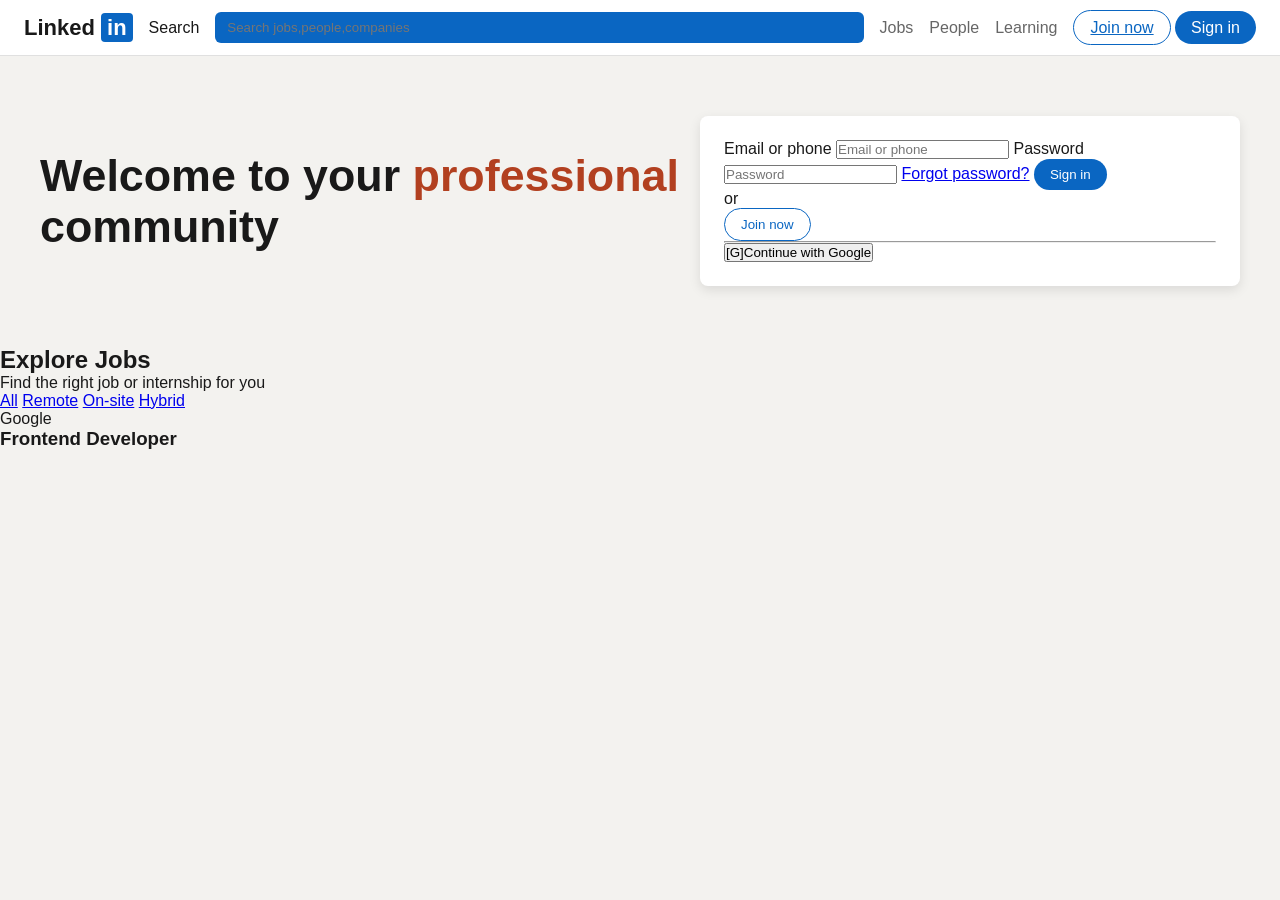
<file: inClass/index.html>
<!DOCTYPE html>
<html lang="en">
<head>
    <meta charset="UTF-8">
    <meta name="viewport" content="width=device-width, initial-scale=1.0">
    <title> LinkedIn Sign-In & Job Board</title>
    <link rel="stylesheet" href="style.css">
</head>
<body>
    <header>
        <nav class="navbar">
            <div class="logo">
                Linked <span class = "logo-box">in</span>
            </div>
            <label for="search" class="visually-hidden">Search</label>
            <input type="search" id="search" placeholder="Search jobs,people,companies">
            <ul class = "nav-links">
                    <li><a href="#">Jobs</a></li>
                    <li><a href="#">People</a></li>
                    <li><a href="#">Learning</a></li>
            </ul>
            <div class="auth">
                <a href="#" class="btn-outline">Join now</a>
                <a href="#" class="btn-primary">Sign in</a>
            </div>
        </nav>
    </header>
    <main>
        <section id = hero>
            <div class="hero-text">
                <h1>Welcome to your <span class="highlight">professional</span> community</h1>
            </div>
            <div class="hero-form">
                <form>
                    <label for="email">Email or phone</label>
                    <input type="email" id="email" placeholder="Email or phone" />

                    <label for="password">Password</label>
                    <input type="password" id="password" placeholder="Password" />

                    <a href="#" class="forgot">Forgot password?</a>

                    <button class="btn-primary">Sign in</button>

                    <div class = divider>or</div>

                    <button class="btn-outline">Join now</button>

                    <hr />

                    <button class="btn-social"><span>[G]</span>Continue with Google</button>
                </form>
            </div>
        </section>
        <section id = "jobs" class = "section">
                <h2>Explore Jobs</h2>
                <p class="subtitle">Find the right job or internship for you</p>
                <div class = "filters">
                    <a href="#" class="filter-btn-active">All</a>
                    <a href="#" class="filter-btn">Remote</a>
                    <a href="#" class="filter-btn">On-site</a>
                    <a href="#" class="filter-btn">Hybrid</a>
                </div>

            <div class="jobs-grid">
                <article class="job">
                    <span class = "company">Google</span>
                    <h3>Frontend Developer</h3>
                    <div class="row">
                        <p class="location"></p>
                        <p class=""></p>
                    </div>
                    <div class=""></div>
                </article>
            </div>


        </section>





    </main>
</body>
</html>
</file>
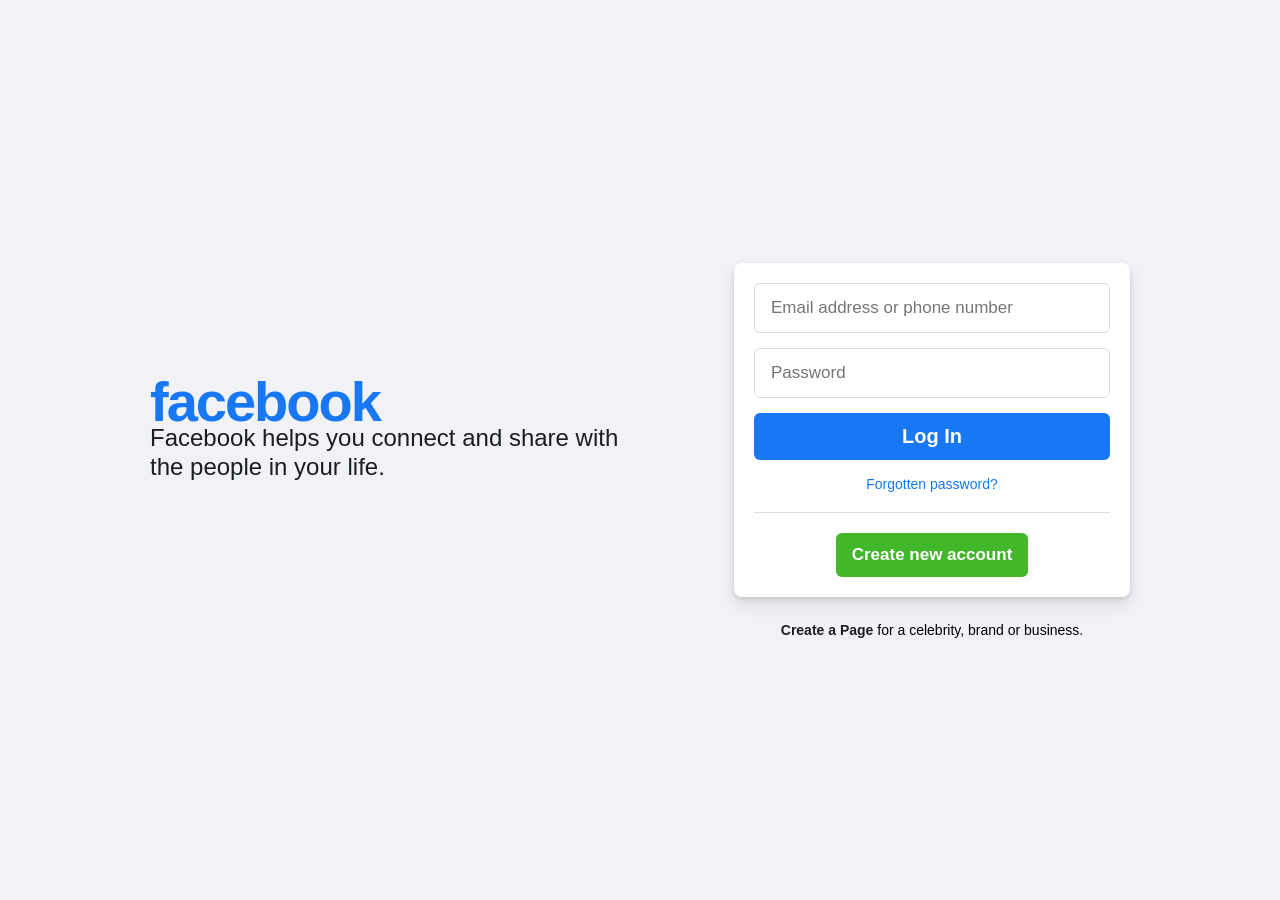
<file: Lab2/task1/index.html>
<!DOCTYPE html>
<html lang="en">
<head>
    <meta charset="UTF-8">
    <meta name="viewport" content="width=device-width, initial-scale=1.0">
    <title>Facebook - Log In or Sign Up</title>
    <link rel="stylesheet" href="styles.css">
</head>
<body>

<main class="container">
    <section class="branding">
        <h1 class="logo">facebook</h1>
        <p class="tagline">Facebook helps you connect and share with the people in your life.</p>
    </section>

    <section class="login-container">
        <div class="card">
            <form action="#" method="POST">
                <div class="input-group">
                    <input type="text" id="email" name="email" placeholder="Email address or phone number" required>
                    <label for="email" class="sr-only">Email address or phone number</label>
                </div>

                <div class="input-group">
                    <input type="password" id="password" name="password" placeholder="Password" required>
                    <label for="password" class="sr-only">Password</label>
                </div>

                <button type="submit" class="btn-login">Log In</button>

                <a href="#" class="forgot-password">Forgotten password?</a>

                <hr class="divider">

                <div class="create-btn-wrapper">
                    <a href="#" class="btn-create">Create new account</a>
                </div>
            </form>
        </div>

        <p class="create-page-text"><a href="#">Create a Page</a> for a celebrity, brand or business.</p>
    </section>
</main>

</body>
</html>
</file>
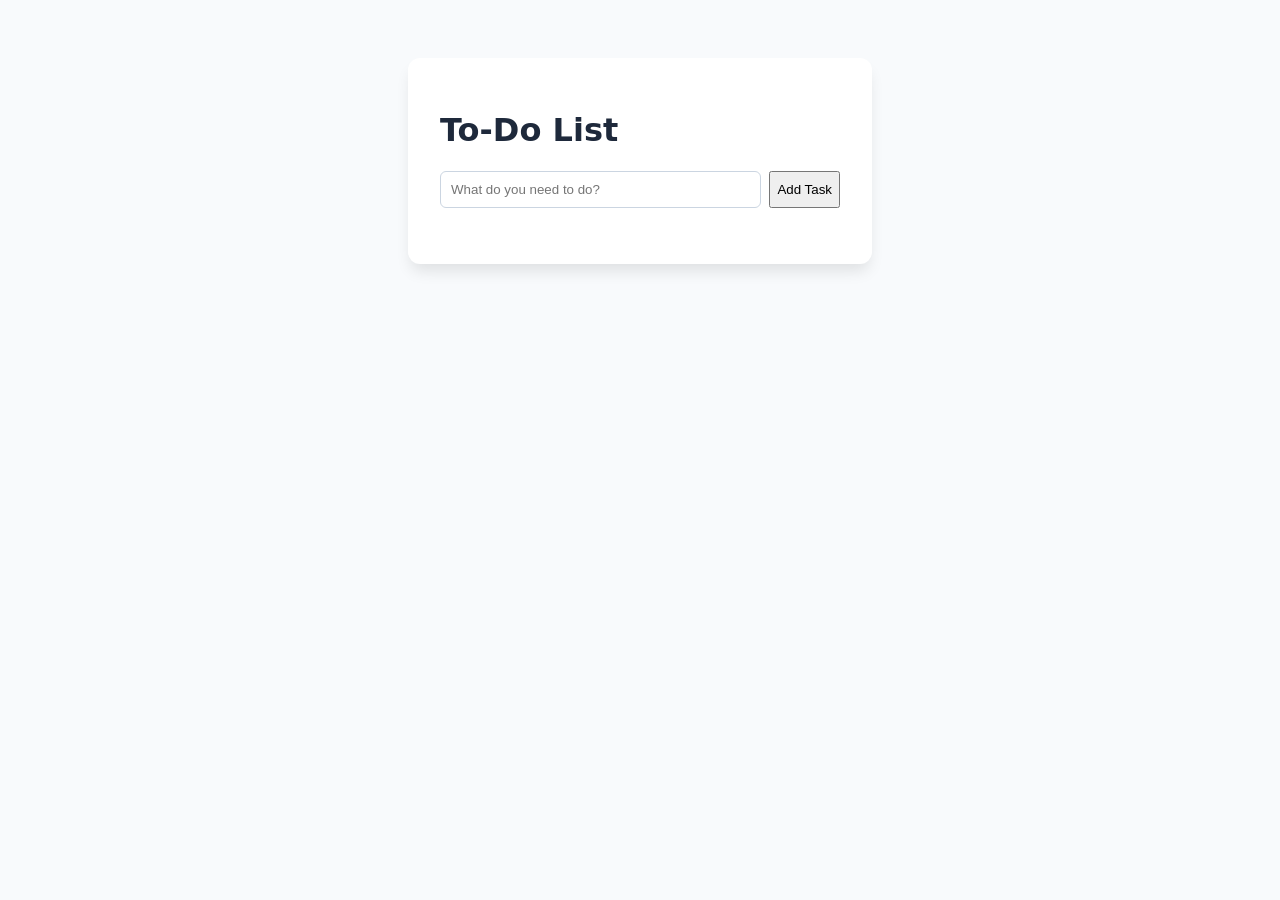
<file: Lab3/task2/index.html>
<!DOCTYPE html>
<html lang="en">
<head>
    <meta charset="UTF-8">
    <title>To-Do List</title>
    <meta name="viewport" content="width=device-width, initial-scale=1">
    <link rel="stylesheet" href="style.css">
</head>
<body>
    <main class="todo-container">
        <header>
            <h1>To-Do List</h1>
        </header>

        <form id="todo-form">
            <input type="text" id = "todo-input" placeholder="What do you need to do?" required aria-label="New task">
            <button type="submit" id = "todo-btn">Add Task</button>
        </form>

        <ul id="todo-list" aria-live="polite">

        </ul>

    </main>
    <script src="script.js"></script>
</body>
</html>
</file>
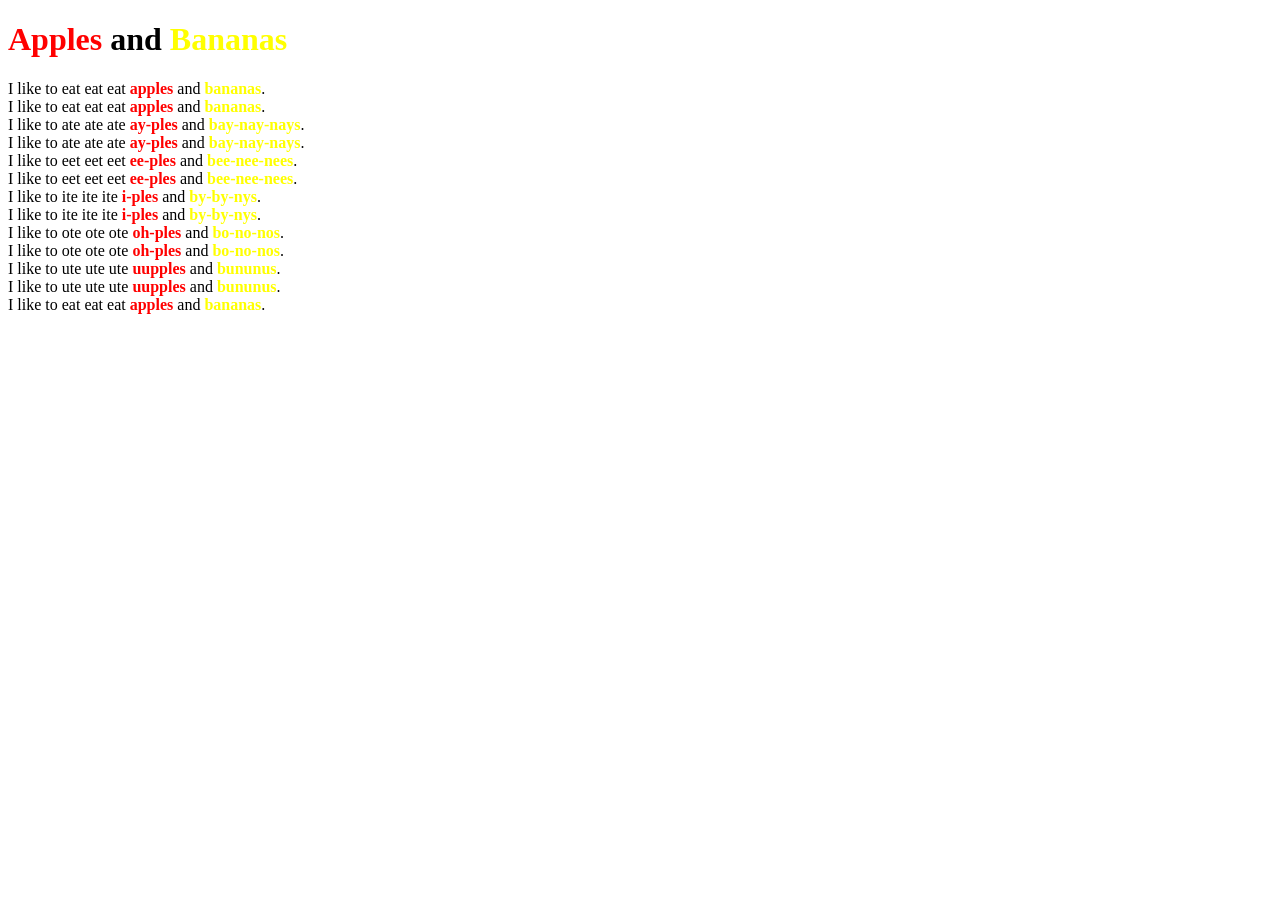
<file: lab1/khanacademy/applesbananas.html>
<!DOCTYPE html>
<html>
    <head>
        <meta charset="utf-8">
        <title>Spin-off of "Challenge: Apples and bananas classes"</title>
        <style>
           .apples{
               color: red;
           } 
           .bananas{
               color: yellow;
           }
        </style>
    </head>
    <body>

    <h1><strong class="apples">Apples</strong> and <strong class="bananas">Bananas</strong></h1>
    
    <p>
    I like to eat eat eat 
        <strong class="apples">apples</strong> and
        <strong class="bananas">bananas</strong>.<br>
    I like to eat eat eat 
        <strong class="apples">apples</strong> and
        <strong class="bananas">bananas</strong>.<br>
    I like to ate ate ate 
        <strong class="apples">ay-ples</strong> and
        <strong class="bananas">bay-nay-nays</strong>.<br>
    I like to ate ate ate 
        <strong class="apples">ay-ples</strong> and
        <strong class="bananas">bay-nay-nays</strong>.<br>
    I like to eet eet eet
        <strong class="apples">ee-ples</strong> and
        <strong class="bananas">bee-nee-nees</strong>.<br>
    I like to eet eet eet
        <strong class="apples">ee-ples</strong> and
        <strong class="bananas">bee-nee-nees</strong>.<br>
    I like to ite ite ite
        <strong class="apples">i-ples</strong> and
        <strong class="bananas">by-by-nys</strong>.<br>
    I like to ite ite ite
        <strong class="apples">i-ples</strong> and
        <strong class="bananas">by-by-nys</strong>.<br>
    I like to ote ote ote
        <strong class="apples">oh-ples</strong> and
        <strong class="bananas">bo-no-nos</strong>.<br>
    I like to ote ote ote
        <strong class="apples">oh-ples</strong> and
        <strong class="bananas">bo-no-nos</strong>.<br>
    I like to ute ute ute
        <strong class="apples">uupples</strong> and
        <strong class="bananas">bununus</strong>.<br>
    I like to ute ute ute
        <strong class="apples">uupples</strong> and
        <strong class="bananas">bununus</strong>.<br>
    I like to eat eat eat 
        <strong class="apples">apples</strong> and
        <strong class="bananas">bananas</strong>.<br>
</p>

    </body>
</html>
</file>
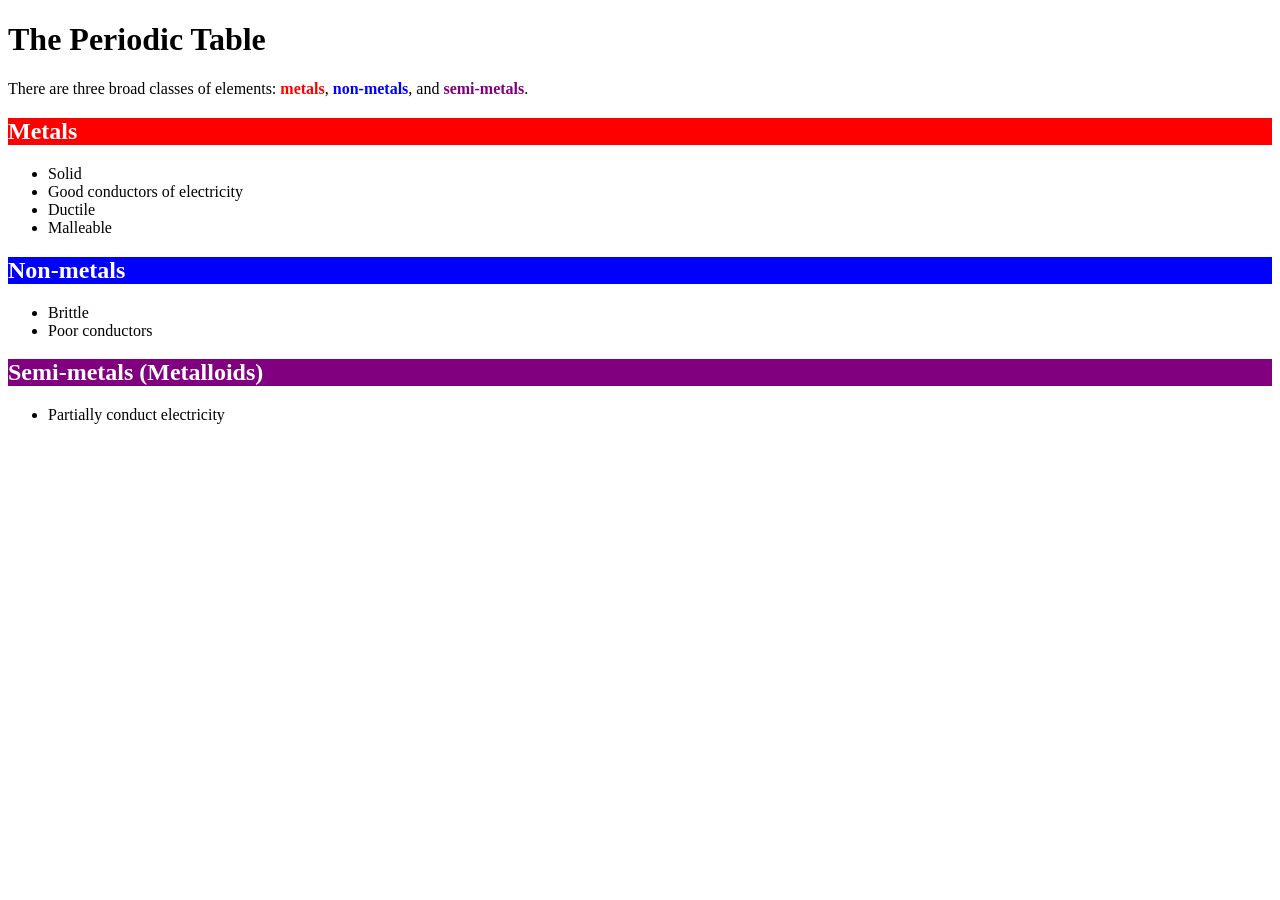
<file: lab1/khanacademy/classesofelements.html>
<!DOCTYPE html>
<html>
    <head>
        <meta charset="utf-8">
        <title>Challenge: Classes of elements</title>
        <style>
            .metal {
                color: red;
            }
            .non-metal {
                color: blue;
            }
            .semi-metal {
                color: purple;
            }
            h2.metal{
                background-color:red;
                color: white;
            }
            h2.non-metal{
                background-color: blue;
                color: white;
            }
            h2.semi-metal{
                background-color: purple;
                color: white;
            }
            
        </style>
    </head>
    <body>
        
        <h1>The Periodic Table</h1>

        <p>
            There are three broad classes of elements:
            <strong class="metal">metals</strong>,
            <strong class="non-metal">non-metals</strong>,
            and <strong class="semi-metal">semi-metals</strong>.
        </p>
        
        <h2 class="metal">Metals</h2>
        
        <ul>
            <li>Solid</li>
            <li>Good conductors of electricity</li>
            <li>Ductile</li>
            <li>Malleable</li>
        </ul>
        
        <h2 class="non-metal">Non-metals</h2>
        
        <ul>
            <li>Brittle</li>
            <li>Poor conductors</li>
        </ul>
        
        <h2 class="semi-metal">Semi-metals (Metalloids)</h2>
        
        <ul>
            <li>Partially conduct electricity</li>
        </ul>
        
    </body>
</html>
</file>
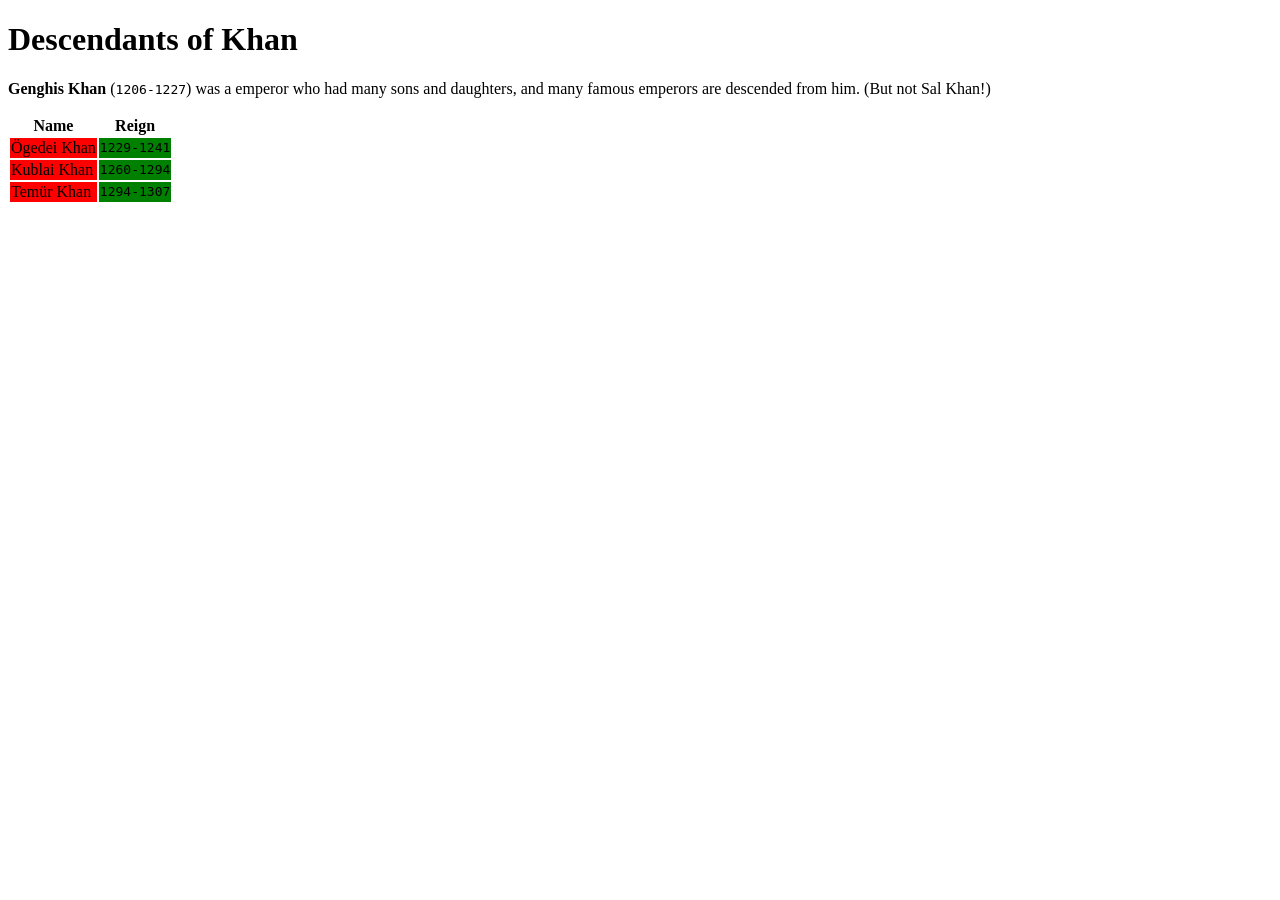
<file: lab1/khanacademy/descendantsofkhan.html>
<!DOCTYPE html>
<html>
    <head>
        <meta charset="utf-8">
        <title>Challenge: Descendants of Khan</title>
        <style>
            .emperor {
                font-family: cursive;
            }
            
            .reign {
                font-family: monospace;
            }
            table .emperor{
                background-color: red;
            }
            table .reign{
                background-color: green;
            }
        </style>
    </head>
    <body>

    <h1>Descendants of Khan</h1>
    
    <p><strong class="emperor">Genghis Khan</strong> (<span class="reign">1206-1227</span>) was a emperor who had many sons and daughters, and many famous emperors are descended from him. (But not Sal Khan!)</p>
    
    <table>
        <thead>
            <tr>
                <th>Name</th>
                <th>Reign</th>
            </tr>
        </thead>
        <tbody>
            <tr>
                <td class="emperor">Ögedei Khan</td>
                <td class="reign">1229-1241</td>
            </tr>
            <tr>
                <td class="emperor">Kublai Khan</td>
                <td class="reign">1260-1294</td>
            </tr>
            <tr>
                <td class="emperor">Temür Khan</td>
                <td class="reign">1294-1307</td>
            </tr>
        </tbody>
    </table>

    </body>
</html>
</file>
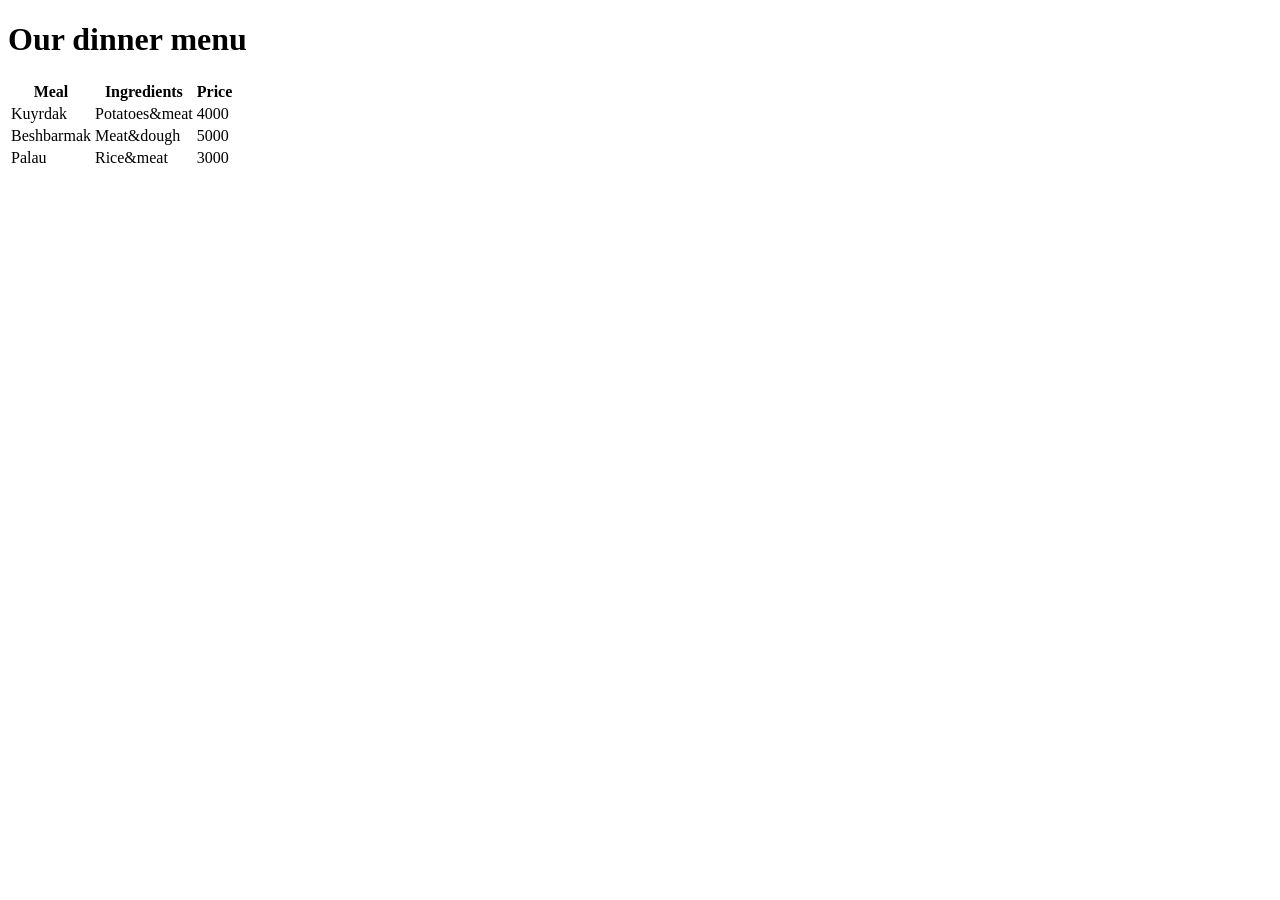
<file: lab1/khanacademy/dinnertable.html>
<!DOCTYPE html>
<html>
    <head>
        <meta charset="utf-8">
        <title>Spin-off of "Challenge: The dinner table"</title>
    </head>
    <body>
    
        <h1>Our dinner menu</h1>

        <table>
            <thead>
                <tr>
                    <th>Meal</th>
                    <th>Ingredients</th>
                    <th>Price</th>
                </tr>
            </thead>
            <tbody>
                <tr>
                    <td>Kuyrdak</td>
                    <td>Potatoes&meat</td>
                    <td>4000</td>
                </tr>
                <tr>
                    <td>Beshbarmak</td>
                    <td>Meat&dough</td>
                    <td>5000</td>
                </tr>
                <tr>
                    <td>Palau</td>
                    <td>Rice&meat</td>
                    <td>3000</td>
                </tr>
            </tbody>
        </table>

    </body>
</html>
</file>
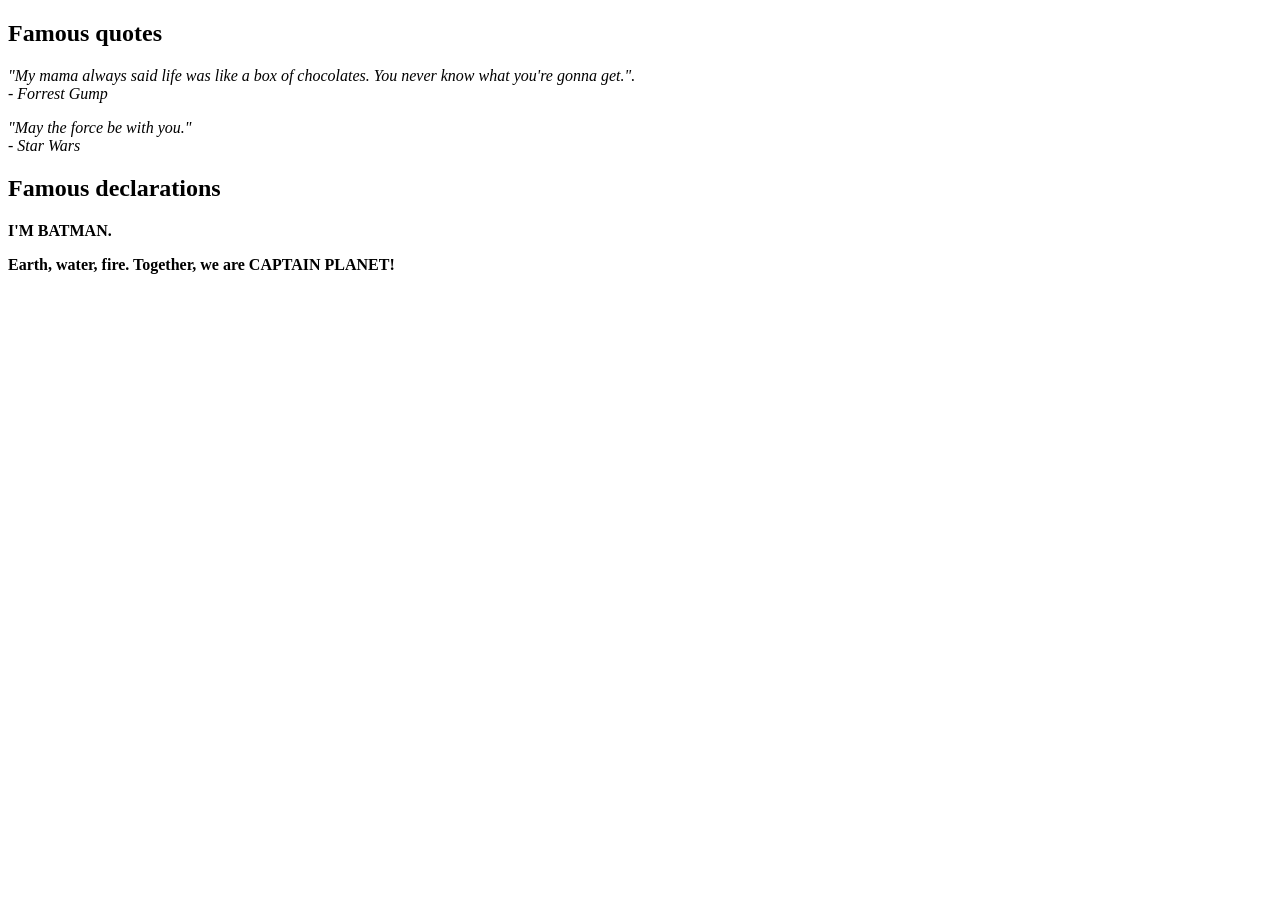
<file: lab1/khanacademy/famousfont.html>
<!DOCTYPE html>
<html>
    <head>
        <meta charset="utf-8">
        <title>Challenge: Famous font formats</title>
        <style>
            .declaration { 
                font-weight: bold;
            }
            
            .quote {
                font-style: italic;
            }
        </style>
    </head>
    <body>

    <h2>Famous quotes</h2>
    <p class="quote">
    "My mama always said life was like a box of chocolates. You never know what you're gonna get.".
    <br> - Forrest Gump
    </p>
    
    <p class="quote">
    "May the force be with you."
    <br>- Star Wars
    </p>
    
     <h2>Famous declarations</h2>
     
    <p class="declaration">
    I'M BATMAN.
    </p>
    
    <p class="declaration">
    Earth, water, fire. Together, we are CAPTAIN PLANET!
    </p>
    
    </body>
</html>
</file>
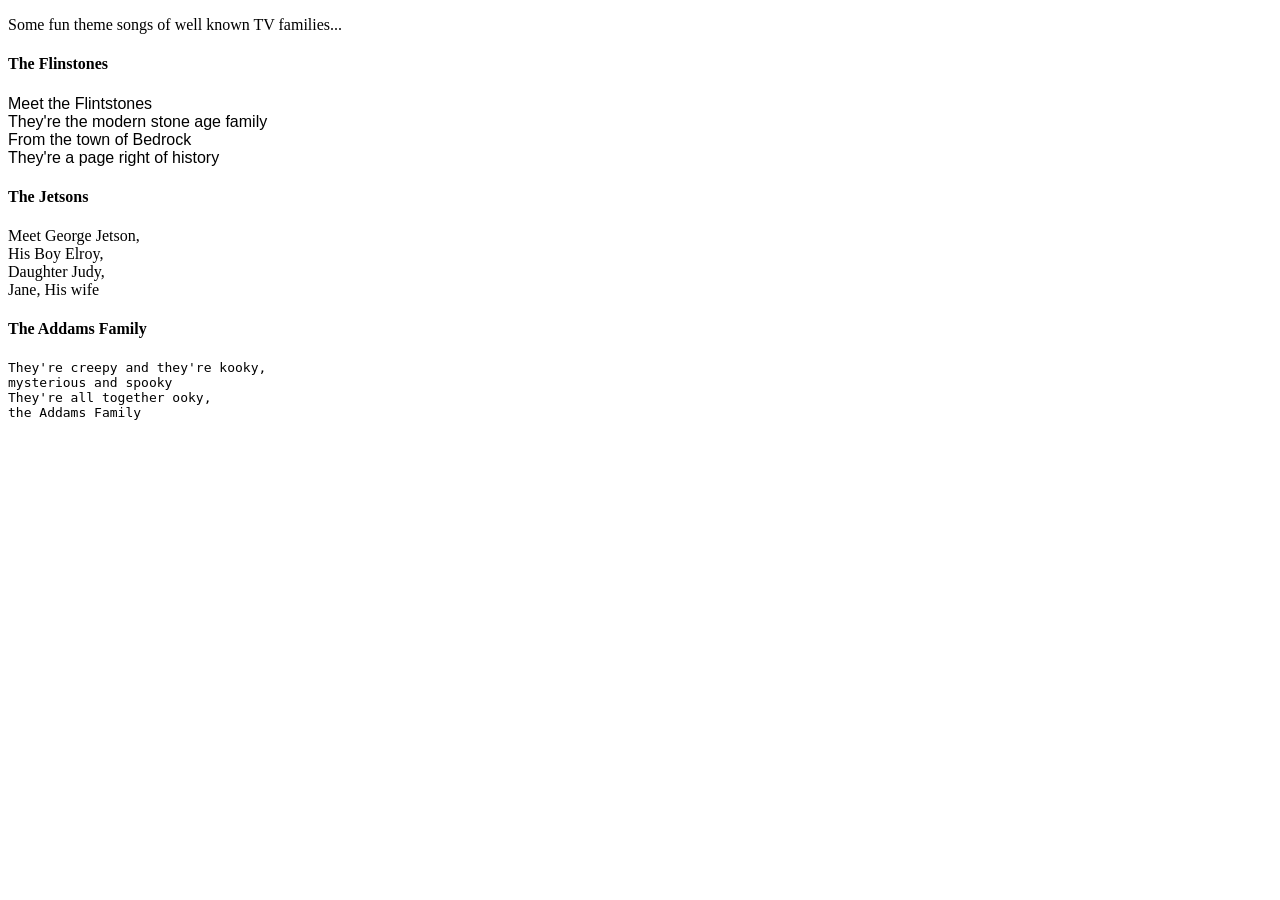
<file: lab1/khanacademy/fancyfont.html>
<!DOCTYPE html>
<html>
    <head>
        <meta charset="utf-8">
        <title>Spin-off of "Challenge: Fancy font families"</title>
        <style>
        body{
            font-family: serif;
        }
        #flinstones {
            font-family: sans-serif;
        }
        
        #jetsons {
            font-family: fantasy;
        }
        
        #addams {
            font-family: monospace;
        }
        </style>
    </head>
    <body>
    
    <p>Some fun theme songs of well known TV families...</p>
    
    <h4>The Flinstones</h4>
    <p id="flinstones">
    Meet the Flintstones<br>
    They're the modern stone age family<br>
    From the town of Bedrock<br>
    They're a page right of history</p>
    
    <h4>The Jetsons</h4>
    <p id="jetsons">
    Meet George Jetson,<br>
    His Boy Elroy,<br>
    Daughter Judy,<br>
    Jane, His wife
    </p>

    <h4>The Addams Family</h4>
    <p id="addams">
    They're creepy and they're kooky,<br>
    mysterious and spooky<br>
    They're all together ooky,<br>
    the Addams Family 
    </p>
    </body>
</html>
</file>
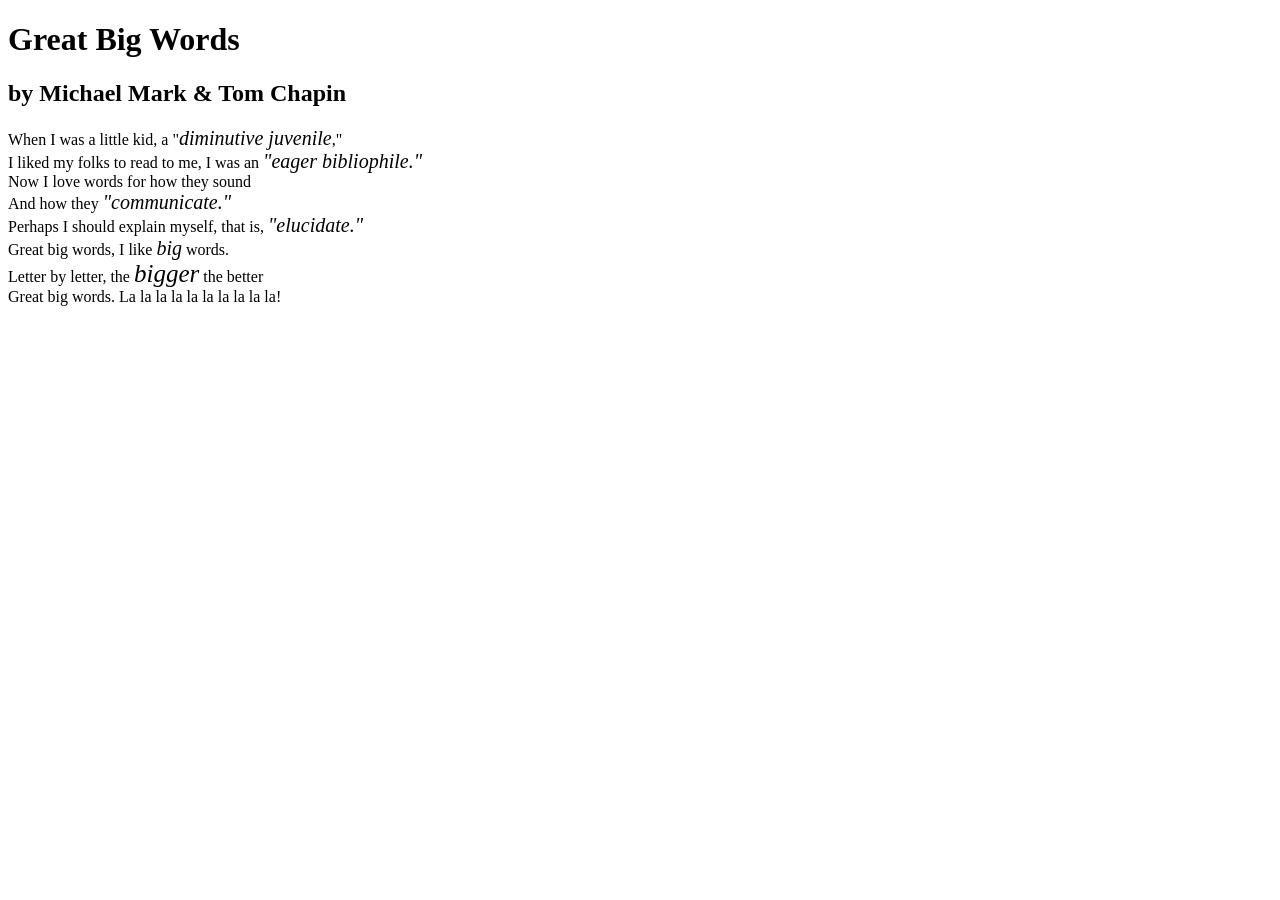
<file: lab1/khanacademy/greatbigfont.html>
<!DOCTYPE html>
<html>
    <head>
        <meta charset="utf-8">
        <title>Spin-off of "Challenge: Great big font sizes"</title>
        <style>
            .big {
                font-size: 20px;
            }
            
            .bigger { 
                font-size: 25px;
            }
        </style>
    </head>
    <body>

<h1>Great Big Words</h1>
<h2>by Michael Mark & Tom Chapin</h2>

<p>When I was a little kid,
a "<em class="big">diminutive juvenile</em>," <br>
I liked my folks to read to me,
I was an <em class="big">"eager bibliophile."</em> <br>
Now I love words for how they sound <br>
And how they <em class="big">"communicate."</em> <br>
Perhaps I should explain myself,
that is, <em class="big">"elucidate."</em> <br>
Great big words, I like <em class="big">big</em> words. <br>
Letter by letter, the <em class="bigger">bigger</em> the better <br>
Great big words. La la la la la la la la la la!</p>

    </body>
</html>
</file>
<file: inClass/style.css>
* {
    box-sizing: border-box;
    margin: 0;
    padding: 0;
}
:root {
    --linkedin-blue: #0A66C2;
    --linkedin-blue-hover: #004182;
    --linkedin-light: #EEF3F8;
    --bg-white: #FFFFFF;
    --text-dark: #191919;
    --text-secondary: #666666;
    --text-muted: #999999;
    --border-color: #E0E0E0;
    --success-green: #057642;

}

body {
    font-family: Arial, sans-serif;
    color: var(--text-dark);
    background-color: #F3F2EF;
}

header {
    position: sticky;
    top: 0;
    background: white;
    border-bottom: 1px solid var(--border-color);
}

.navbar{
    display: flex;
    align-items: center;
    justify-content: space-between;
    padding: 12px 24px;
    gap: 16px;
}
.logo{
    font-size: 22px;
    font-weight: bold;
}

.logo-box{
    background: var(--linkedin-blue);
    color: white;
    padding: 2px 6px;
    border-radius: 4px;
}
.navbar input{
    background: var(--linkedin-blue);
    border: none;
    padding: 8px 12px;
    border-radius: 6px;
    flex: 1;
}
.nav-links{
    display: flex;
    gap: 16px;
    list-style: none;
}
.nav-links a{
    text-decoration: none;
    color: var(--text-secondary);
}
.nav-links a:hover{
    color: var(--linkedin-light);
}

.btn-primary{
    background: var(--linkedin-blue);
    color: white;
    padding: 8px 16px;
    border-radius: 28px;
    text-decoration: none;
    border: none;
}
.btn-outline{
    border: 1px solid var(--linkedin-blue);
    color: var(--linkedin-blue);
    padding: 8px 16px;
    border-radius: 28px;
    background-color: white;
}

#hero{
    display: flex;
    padding: 60px 40px;
    align-items: center;
}
.hero-text{
    flex: 55%;
}
.hero-text h1{
    font-size: 2.8rem;
}
.highlight{
    color: #B24020;
}
.hero-form{
    flex: 45%;
}
.hero-form form{
    background: white;
    padding: 24px;
    border-radius: 8px;
    box-shadow: 0 4px 12px rgba(0, 0, 0, 0.1);
}

.jobs-grid{
    display: grid;
    grid-template-columns: repeat(3, 1fr);
    gap: 20px;
}

@media (max-width: 900px) {

}
</file>
<file: Lab2/task1/styles.css>
/* Global Reset and Font */
* {
    box-sizing: border-box;
    margin: 0;
    padding: 0;
}

body {
    font-family: Helvetica, Arial, sans-serif;
    background-color: #f0f2f5;
    display: flex;
    align-items: center; /* Vertical centering */
    justify-content: center; /* Horizontal centering */
    min-height: 100vh;
    padding: 20px;
}

/* Main Container Layout */
.container {
    display: flex;
    max-width: 980px;
    width: 100%;
    justify-content: space-between;
    align-items: center;
    gap: 20px;
}

/* Branding Section (Left) */
.branding {
    max-width: 500px;
    margin-bottom: 50px; /* Visual balance */
}

.logo {
    color: #1877f2;
    font-size: 3.5rem;
    font-weight: bold;
    letter-spacing: -2px;
    margin-bottom: -10px;
}

.tagline {
    font-size: 1.5rem; /* ~24px */
    color: #1c1e21;
    line-height: 1.2;
}

/* Login Section (Right) */
.login-container {
    width: 396px;
    display: flex;
    flex-direction: column;
    align-items: center;
}

.card {
    background-color: white;
    border-radius: 8px;
    box-shadow: 0 2px 4px rgba(0, 0, 0, 0.1), 0 8px 16px rgba(0, 0, 0, 0.1);
    padding: 20px;
    width: 100%;
}

/* Form Elements */
.input-group {
    margin-bottom: 15px;
}

input {
    width: 100%;
    padding: 14px 16px;
    font-size: 17px;
    border: 1px solid #dddfe2;
    border-radius: 6px;
    outline: none;
}

input:focus {
    border-color: #1877f2;
    box-shadow: 0 0 0 2px #e7f3ff;
}

/* Utility Class for Accessibility (Screen Reader Only) */
.sr-only {
    position: absolute;
    width: 1px;
    height: 1px;
    padding: 0;
    margin: -1px;
    overflow: hidden;
    clip: rect(0, 0, 0, 0);
    white-space: nowrap;
    border: 0;
}

/* Buttons and Links */
.btn-login {
    width: 100%;
    background-color: #1877f2;
    color: white;
    font-size: 20px;
    font-weight: bold;
    padding: 12px;
    border: none;
    border-radius: 6px;
    cursor: pointer;
    transition: background-color 0.2s;
}

.btn-login:hover {
    background-color: #166fe5;
}

.forgot-password {
    display: block;
    text-align: center;
    color: #1877f2;
    text-decoration: none;
    font-size: 14px;
    margin-top: 16px;
    margin-bottom: 20px;
}

.forgot-password:hover {
    text-decoration: underline;
}

.divider {
    border: 0;
    border-top: 1px solid #dadde1;
    margin-bottom: 20px;
}

.create-btn-wrapper {
    text-align: center;
}

.btn-create {
    display: inline-block;
    background-color: #42b72a;
    color: white;
    font-weight: bold;
    font-size: 17px;
    padding: 12px 16px;
    border-radius: 6px;
    text-decoration: none;
    transition: background-color 0.2s;
}

.btn-create:hover {
    background-color: #36a420;
}

.create-page-text {
    margin-top: 25px;
    font-size: 14px;
    text-align: center;
}

.create-page-text a {
    text-decoration: none;
    font-weight: bold;
    color: #1c1e21;
}

.create-page-text a:hover {
    text-decoration: underline;
}

/* Responsive Design (Mobile Stacking) */
@media (max-width: 900px) {
    .container {
        flex-direction: column;
        padding-top: 20px;
    }

    .branding {
        text-align: center;
        margin-bottom: 20px;
        padding: 0 20px;
    }

    .tagline {
        font-size: 1.1rem;
    }
}
</file>
<file: Lab3/task2/style.css>
:root{
    --primary: #6366f1;
    --bg: #f8fafc;
    --text: #1e293b;
    --danger: #ef4444;
}

body{
    font-family: 'Inter', system-ui, sans-serif;
    background-color: var(--bg);
    color: var(--text);
    display: flex;
    justify-content: center;
    padding-top: 50px;
}

.todo-container{
    background-color: white;
    width: 100%;
    max-width: 400px;
    padding: 2rem;
    border-radius: 12px;
    box-shadow: 0 10px 15px -3px rgba(0,0,0,0.1);
}

#todo-form{
    display: flex;
    gap: 8px;
    margin-bottom: 1.5rem;
}

input[type="text"]{
    flex-grow: 1;
    padding: 10px;
    border: 1px solid #cbd5e1;
    border-radius: 6px;
}

button#add-btn{
    background-color: var(--primary);
    color: white;
    border: none;
    cursor: pointer;
    padding: 10px 16px;
    border-radius: 6px;
}
.todo-item {
    display: flex;
    align-items: center;
    padding: 10px 0;
    border-bottom: 1px solid #f1f5f9;
    gap: 10px;
}
.todo-item.completed span {
    text-decoration: line-through;
    color: #94a3b8;
}
.todo-item span {
    flex-grow: 1;
}
.delete-btn {
    background: none;
    border: 1px solid var(--danger);
    color: var(--danger);
    padding: 4px 8px;
    border-radius: 4px;
    cursor: pointer;
    font-size: 0.8rem;
}

.delete-btn:hover {
    background: var(--danger);
    color: white;
}
</file>
